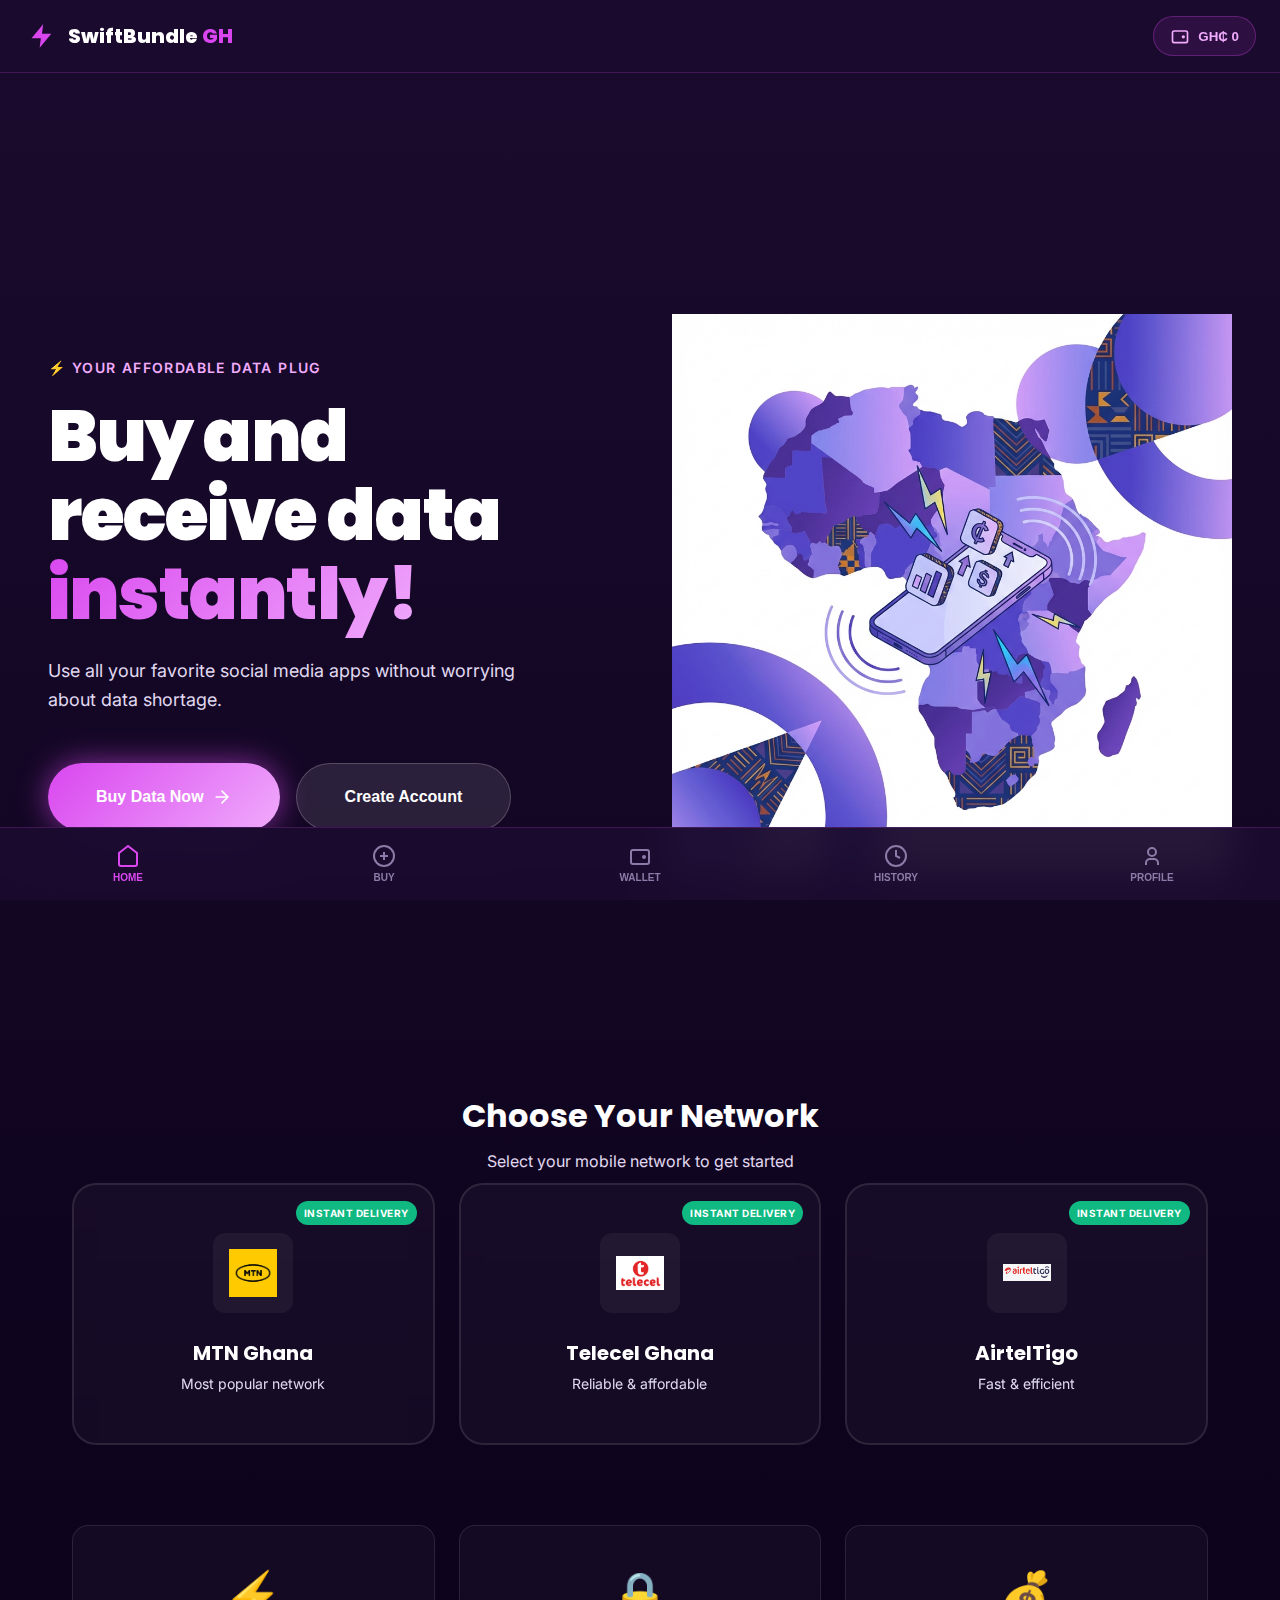
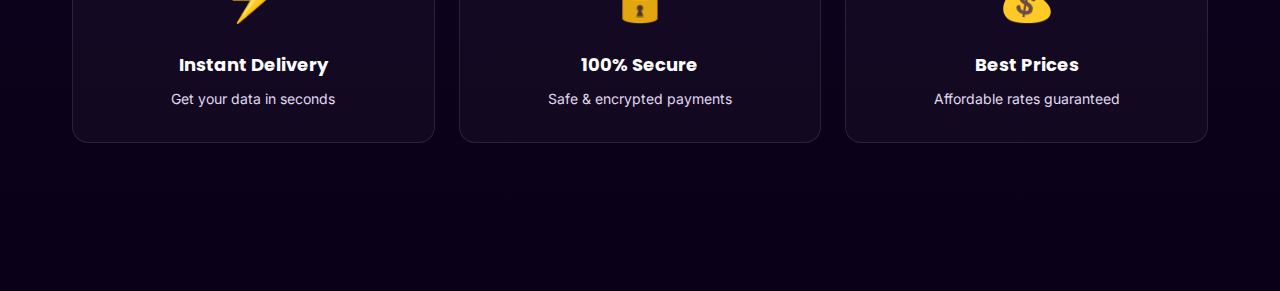
<file: index.html>
<!DOCTYPE html>
<html lang="en">

<head>
    <meta charset="UTF-8">
    <meta name="viewport" content="width=device-width, initial-scale=1.0, maximum-scale=1.0, user-scalable=no">
    <meta name="description"
        content="SwiftBundle GH - Fast data. No delays. Affordable data bundles for Ghana's top networks.">
    <meta name="theme-color" content="#D946EF">

    <title>SwiftBundle GH - Fast data. No delays.</title>

    <!-- Fonts -->
    <link rel="preconnect" href="https://fonts.googleapis.com">
    <link rel="preconnect" href="https://fonts.gstatic.com" crossorigin>
    <link
        href="https://fonts.googleapis.com/css2?family=Inter:wght@300;400;500;600;700;800;900&family=Poppins:wght@600;700;800;900&display=swap"
        rel="stylesheet">

    <!-- Styles -->
    <link rel="stylesheet" href="css/style.css">
</head>

<body>
    <!-- App Container -->
    <div class="app-container">

        <!-- Top Navigation -->
        <header class="top-nav">
            <div class="nav-content">
                <div class="brand">
                    <div class="brand-icon">
                        <svg width="28" height="28" viewBox="0 0 24 24" fill="none">
                            <path d="M13 2L3 14h8l-1 8 10-12h-8l1-8z" fill="url(#gradient1)" />
                            <defs>
                                <linearGradient id="gradient1" x1="3" y1="2" x2="13" y2="22">
                                    <stop offset="0%" stop-color="#D946EF" />
                                    <stop offset="100%" stop-color="#F0ABFC" />
                                </linearGradient>
                            </defs>
                        </svg>
                    </div>
                    <span class="brand-name">SwiftBundle <span class="brand-gh">GH</span></span>
                </div>
                <div class="nav-actions">
                    <button class="btn-wallet" id="walletBtn">
                        <svg width="20" height="20" viewBox="0 0 24 24" fill="none">
                            <rect x="3" y="6" width="18" height="14" rx="2" stroke="currentColor" stroke-width="2" />
                            <circle cx="16" cy="13" r="2" fill="currentColor" />
                        </svg>
                        <span class="wallet-amount">GH₵ 0</span>
                    </button>
                </div>
            </div>
        </header>

        <!-- Main Content -->
        <main class="main-content">

            <!-- Hero Section -->
            <section class="hero">
                <div class="hero-content">
                    <p class="hero-tagline">⚡ Your Affordable Data Plug</p>
                    <h1 class="hero-title">
                        Buy and receive data<br>
                        <span class="gradient-text">instantly!</span>
                    </h1>
                    <p class="hero-subtitle">Use all your favorite social media apps without worrying about data
                        shortage.</p>

                    <div class="hero-cta">
                        <button class="btn-primary" id="buyDataBtn">
                            <span>Buy Data Now</span>
                            <svg width="20" height="20" viewBox="0 0 24 24" fill="none">
                                <path d="M5 12h14m-7-7l7 7-7 7" stroke="currentColor" stroke-width="2"
                                    stroke-linecap="round" />
                            </svg>
                        </button>
                        <button class="btn-secondary" id="createAccountBtn">
                            Create Account
                        </button>
                    </div>
                </div>

                <div class="hero-visual">
                    <img src="assets/images/hero-image.png" alt="Happy customer using social media" class="hero-image">
                </div>
            </section>

            <!-- Network Selection -->
            <section class="networks-section">
                <div class="section-header">
                    <h2 class="section-title">Choose Your Network</h2>
                    <p class="section-subtitle">Select your mobile network to get started</p>
                </div>

                <div class="network-grid">
                    <div class="network-card mtn-card" data-network="mtn">
                        <div class="network-badge">Instant Delivery</div>
                        <div class="network-logo-container">
                            <img src="assets/images/mtn-logo.png" alt="MTN Ghana" class="network-logo">
                        </div>
                        <h3 class="network-name">MTN Ghana</h3>
                        <p class="network-desc">Most popular network</p>
                        <div class="network-glow mtn-glow"></div>
                    </div>

                    <div class="network-card telecel-card" data-network="telecel">
                        <div class="network-badge">Instant Delivery</div>
                        <div class="network-logo-container">
                            <img src="assets/images/telecel-logo.png" alt="Telecel Ghana" class="network-logo">
                        </div>
                        <h3 class="network-name">Telecel Ghana</h3>
                        <p class="network-desc">Reliable & affordable</p>
                        <div class="network-glow telecel-glow"></div>
                    </div>

                    <div class="network-card airtel-card" data-network="airteltigo">
                        <div class="network-badge">Instant Delivery</div>
                        <div class="network-logo-container">
                            <img src="assets/images/airteltigo-logo.png" alt="AirtelTigo" class="network-logo">
                        </div>
                        <h3 class="network-name">AirtelTigo</h3>
                        <p class="network-desc">Fast & efficient</p>
                        <div class="network-glow airtel-glow"></div>
                    </div>
                </div>
            </section>

            <!-- Features -->
            <section class="features-section">
                <div class="feature-card">
                    <div class="feature-icon">⚡</div>
                    <h3 class="feature-title">Instant Delivery</h3>
                    <p class="feature-desc">Get your data in seconds</p>
                </div>
                <div class="feature-card">
                    <div class="feature-icon">🔒</div>
                    <h3 class="feature-title">100% Secure</h3>
                    <p class="feature-desc">Safe & encrypted payments</p>
                </div>
                <div class="feature-card">
                    <div class="feature-icon">💰</div>
                    <h3 class="feature-title">Best Prices</h3>
                    <p class="feature-desc">Affordable rates guaranteed</p>
                </div>
            </section>

        </main>

        <!-- Bottom Navigation -->
        <nav class="bottom-nav">
            <button class="nav-item active" data-view="home">
                <svg class="nav-icon" width="24" height="24" viewBox="0 0 24 24" fill="none">
                    <path d="M3 9l9-7 9 7v11a2 2 0 01-2 2H5a2 2 0 01-2-2V9z" stroke="currentColor" stroke-width="2" />
                </svg>
                <span class="nav-label">Home</span>
            </button>
            <button class="nav-item" data-view="buy">
                <svg class="nav-icon" width="24" height="24" viewBox="0 0 24 24" fill="none">
                    <circle cx="12" cy="12" r="10" stroke="currentColor" stroke-width="2" />
                    <path d="M12 8v8m-4-4h8" stroke="currentColor" stroke-width="2" />
                </svg>
                <span class="nav-label">Buy</span>
            </button>
            <button class="nav-item" data-view="wallet">
                <svg class="nav-icon" width="24" height="24" viewBox="0 0 24 24" fill="none">
                    <rect x="3" y="6" width="18" height="14" rx="2" stroke="currentColor" stroke-width="2" />
                    <circle cx="16" cy="13" r="2" fill="currentColor" />
                </svg>
                <span class="nav-label">Wallet</span>
            </button>
            <button class="nav-item" data-view="history">
                <svg class="nav-icon" width="24" height="24" viewBox="0 0 24 24" fill="none">
                    <circle cx="12" cy="12" r="10" stroke="currentColor" stroke-width="2" />
                    <path d="M12 6v6l4 2" stroke="currentColor" stroke-width="2" />
                </svg>
                <span class="nav-label">History</span>
            </button>
            <button class="nav-item" data-view="profile">
                <svg class="nav-icon" width="24" height="24" viewBox="0 0 24 24" fill="none">
                    <circle cx="12" cy="8" r="4" stroke="currentColor" stroke-width="2" />
                    <path d="M6 21v-2a4 4 0 014-4h4a4 4 0 014 4v2" stroke="currentColor" stroke-width="2" />
                </svg>
                <span class="nav-label">Profile</span>
            </button>
        </nav>

        <!-- Floating Buy Button (Mobile) -->
        <button class="fab" id="fabBuyBtn">
            <svg width="24" height="24" viewBox="0 0 24 24" fill="none">
                <path d="M13 2L3 14h8l-1 8 10-12h-8l1-8z" fill="currentColor" />
            </svg>
            <span>Buy Data</span>
        </button>

    </div>

    <!-- Purchase Modal -->
    <div class="modal" id="purchaseModal">
        <div class="modal-overlay"></div>
        <div class="modal-content">
            <div class="modal-header">
                <h3 class="modal-title">Buy Data</h3>
                <button class="modal-close" id="closePurchaseModal">×</button>
            </div>
            <div class="modal-body" id="purchaseModalBody">
                <!-- Dynamic content will be inserted here -->
            </div>
        </div>
    </div>

    <!-- Success Modal -->
    <div class="modal" id="successModal">
        <div class="modal-overlay"></div>
        <div class="modal-content success-modal">
            <div class="success-animation">
                <svg class="checkmark" viewBox="0 0 52 52">
                    <circle class="checkmark-circle" cx="26" cy="26" r="25" fill="none" />
                    <path class="checkmark-check" fill="none" d="M14 27l7.5 7.5L38 18" />
                </svg>
            </div>
            <h3 class="success-title">Purchase Successful!</h3>
            <p class="success-message" id="successMessage"></p>
            <button class="btn-primary" id="closeSuccessModal">Done</button>
        </div>
    </div>

    <!-- Scripts -->
    <script src="js/main.js"></script>
</body>

</html>
</file>
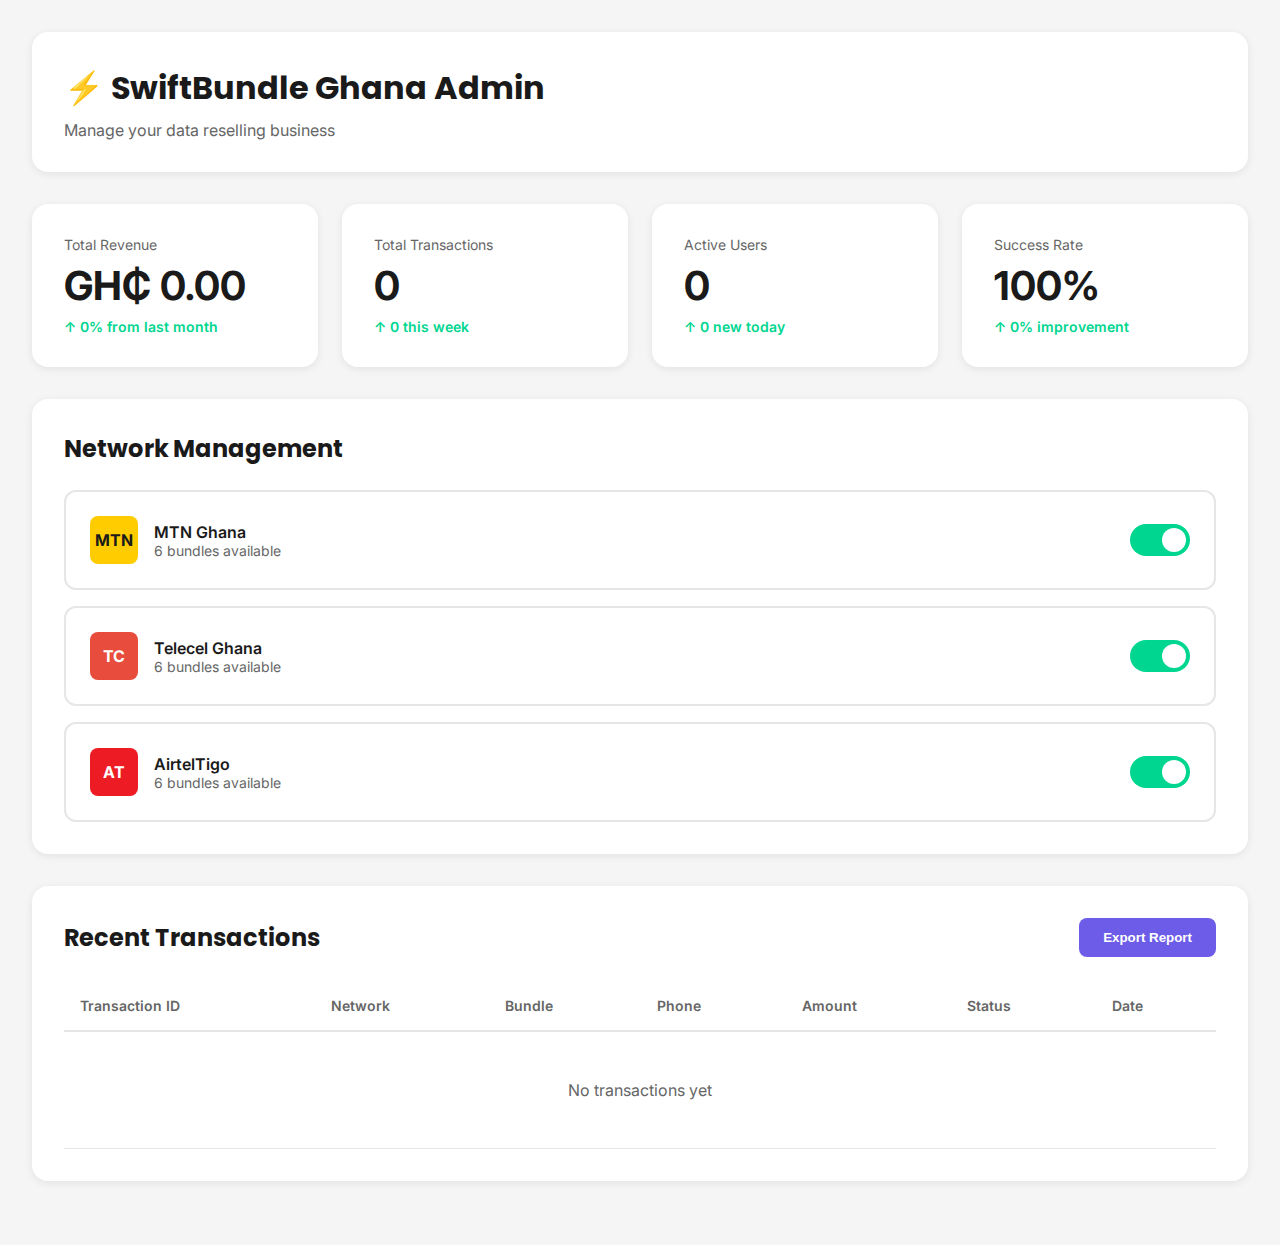
<file: admin.html>
<!DOCTYPE html>
<html lang="en">

<head>
    <meta charset="UTF-8">
    <meta name="viewport" content="width=device-width, initial-scale=1.0">
    <meta name="description" content="SwiftBundle Ghana Admin Panel - Manage your data reselling business">
    <title>Admin Panel - SwiftBundle Ghana</title>

    <!-- Fonts -->
    <link rel="preconnect" href="https://fonts.googleapis.com">
    <link rel="preconnect" href="https://fonts.gstatic.com" crossorigin>
    <link
        href="https://fonts.googleapis.com/css2?family=Inter:wght@300;400;500;600;700;800;900&family=Poppins:wght@600;700;800;900&display=swap"
        rel="stylesheet">

    <style>
        * {
            margin: 0;
            padding: 0;
            box-sizing: border-box;
        }

        :root {
            --primary: #6C5CE7;
            --primary-dark: #5B4BC4;
            --success: #00D68F;
            --warning: #FFAA00;
            --error: #FF3860;
            --gray-900: #1A1A1A;
            --gray-800: #2D2D2D;
            --gray-700: #404040;
            --gray-600: #666666;
            --gray-200: #E6E6E6;
            --gray-100: #F5F5F5;
            --white: #FFFFFF;
            --font-primary: 'Inter', sans-serif;
            --font-display: 'Poppins', sans-serif;
        }

        body {
            font-family: var(--font-primary);
            background: var(--gray-100);
            color: var(--gray-900);
        }

        .admin-container {
            max-width: 1400px;
            margin: 0 auto;
            padding: 2rem;
        }

        .admin-header {
            background: var(--white);
            padding: 2rem;
            border-radius: 16px;
            margin-bottom: 2rem;
            box-shadow: 0 2px 8px rgba(0, 0, 0, 0.08);
        }

        .admin-header h1 {
            font-family: var(--font-display);
            font-size: 2rem;
            color: var(--gray-900);
            margin-bottom: 0.5rem;
        }

        .admin-header p {
            color: var(--gray-600);
        }

        .stats-grid {
            display: grid;
            grid-template-columns: repeat(auto-fit, minmax(250px, 1fr));
            gap: 1.5rem;
            margin-bottom: 2rem;
        }

        .stat-card {
            background: var(--white);
            padding: 2rem;
            border-radius: 16px;
            box-shadow: 0 2px 8px rgba(0, 0, 0, 0.08);
        }

        .stat-label {
            font-size: 0.875rem;
            color: var(--gray-600);
            margin-bottom: 0.5rem;
        }

        .stat-value {
            font-size: 2.5rem;
            font-weight: 700;
            color: var(--gray-900);
            margin-bottom: 0.5rem;
        }

        .stat-change {
            font-size: 0.875rem;
            font-weight: 600;
        }

        .stat-change.positive {
            color: var(--success);
        }

        .stat-change.negative {
            color: var(--error);
        }

        .admin-section {
            background: var(--white);
            padding: 2rem;
            border-radius: 16px;
            margin-bottom: 2rem;
            box-shadow: 0 2px 8px rgba(0, 0, 0, 0.08);
        }

        .section-header {
            display: flex;
            justify-content: space-between;
            align-items: center;
            margin-bottom: 1.5rem;
        }

        .section-title {
            font-family: var(--font-display);
            font-size: 1.5rem;
            color: var(--gray-900);
        }

        .btn {
            background: var(--primary);
            color: var(--white);
            border: none;
            padding: 0.75rem 1.5rem;
            border-radius: 8px;
            font-weight: 600;
            cursor: pointer;
            transition: all 0.2s;
        }

        .btn:hover {
            background: var(--primary-dark);
        }

        .network-controls {
            display: grid;
            gap: 1rem;
        }

        .network-control {
            display: flex;
            justify-content: space-between;
            align-items: center;
            padding: 1.5rem;
            border: 2px solid var(--gray-200);
            border-radius: 12px;
        }

        .network-info {
            display: flex;
            align-items: center;
            gap: 1rem;
        }

        .network-logo {
            width: 48px;
            height: 48px;
            border-radius: 8px;
            background: var(--gray-100);
            display: flex;
            align-items: center;
            justify-content: center;
            font-weight: 700;
        }

        .network-name {
            font-weight: 600;
            color: var(--gray-900);
        }

        .toggle-switch {
            position: relative;
            width: 60px;
            height: 32px;
        }

        .toggle-switch input {
            opacity: 0;
            width: 0;
            height: 0;
        }

        .slider {
            position: absolute;
            cursor: pointer;
            top: 0;
            left: 0;
            right: 0;
            bottom: 0;
            background-color: var(--gray-200);
            transition: 0.3s;
            border-radius: 32px;
        }

        .slider:before {
            position: absolute;
            content: "";
            height: 24px;
            width: 24px;
            left: 4px;
            bottom: 4px;
            background-color: white;
            transition: 0.3s;
            border-radius: 50%;
        }

        input:checked+.slider {
            background-color: var(--success);
        }

        input:checked+.slider:before {
            transform: translateX(28px);
        }

        .transactions-table {
            width: 100%;
            border-collapse: collapse;
        }

        .transactions-table th {
            text-align: left;
            padding: 1rem;
            border-bottom: 2px solid var(--gray-200);
            font-weight: 600;
            color: var(--gray-600);
            font-size: 0.875rem;
        }

        .transactions-table td {
            padding: 1rem;
            border-bottom: 1px solid var(--gray-200);
        }

        .status-badge {
            display: inline-block;
            padding: 0.25rem 0.75rem;
            border-radius: 16px;
            font-size: 0.75rem;
            font-weight: 600;
        }

        .status-badge.success {
            background: #B8F5E3;
            color: #00D68F;
        }

        .status-badge.pending {
            background: #FFE8B3;
            color: #FFAA00;
        }

        .status-badge.failed {
            background: #FFD4DD;
            color: #FF3860;
        }

        @media (max-width: 768px) {
            .admin-container {
                padding: 1rem;
            }

            .stats-grid {
                grid-template-columns: 1fr;
            }

            .transactions-table {
                font-size: 0.875rem;
            }

            .transactions-table th,
            .transactions-table td {
                padding: 0.75rem 0.5rem;
            }
        }
    </style>
</head>

<body>
    <div class="admin-container">
        <div class="admin-header">
            <h1>⚡ SwiftBundle Ghana Admin</h1>
            <p>Manage your data reselling business</p>
        </div>

        <div class="stats-grid">
            <div class="stat-card">
                <div class="stat-label">Total Revenue</div>
                <div class="stat-value">GH₵ 0.00</div>
                <div class="stat-change positive">↑ 0% from last month</div>
            </div>

            <div class="stat-card">
                <div class="stat-label">Total Transactions</div>
                <div class="stat-value">0</div>
                <div class="stat-change positive">↑ 0 this week</div>
            </div>

            <div class="stat-card">
                <div class="stat-label">Active Users</div>
                <div class="stat-value">0</div>
                <div class="stat-change positive">↑ 0 new today</div>
            </div>

            <div class="stat-card">
                <div class="stat-label">Success Rate</div>
                <div class="stat-value">100%</div>
                <div class="stat-change positive">↑ 0% improvement</div>
            </div>
        </div>

        <div class="admin-section">
            <div class="section-header">
                <h2 class="section-title">Network Management</h2>
            </div>

            <div class="network-controls">
                <div class="network-control">
                    <div class="network-info">
                        <div class="network-logo" style="background: #FFCC00; color: #1A1A1A;">MTN</div>
                        <div>
                            <div class="network-name">MTN Ghana</div>
                            <div style="font-size: 0.875rem; color: var(--gray-600);">6 bundles available</div>
                        </div>
                    </div>
                    <label class="toggle-switch">
                        <input type="checkbox" checked>
                        <span class="slider"></span>
                    </label>
                </div>

                <div class="network-control">
                    <div class="network-info">
                        <div class="network-logo" style="background: #E74C3C; color: white;">TC</div>
                        <div>
                            <div class="network-name">Telecel Ghana</div>
                            <div style="font-size: 0.875rem; color: var(--gray-600);">6 bundles available</div>
                        </div>
                    </div>
                    <label class="toggle-switch">
                        <input type="checkbox" checked>
                        <span class="slider"></span>
                    </label>
                </div>

                <div class="network-control">
                    <div class="network-info">
                        <div class="network-logo" style="background: #ED1C24; color: white;">AT</div>
                        <div>
                            <div class="network-name">AirtelTigo</div>
                            <div style="font-size: 0.875rem; color: var(--gray-600);">6 bundles available</div>
                        </div>
                    </div>
                    <label class="toggle-switch">
                        <input type="checkbox" checked>
                        <span class="slider"></span>
                    </label>
                </div>
            </div>
        </div>

        <div class="admin-section">
            <div class="section-header">
                <h2 class="section-title">Recent Transactions</h2>
                <button class="btn">Export Report</button>
            </div>

            <table class="transactions-table">
                <thead>
                    <tr>
                        <th>Transaction ID</th>
                        <th>Network</th>
                        <th>Bundle</th>
                        <th>Phone</th>
                        <th>Amount</th>
                        <th>Status</th>
                        <th>Date</th>
                    </tr>
                </thead>
                <tbody id="transactionsTableBody">
                    <tr>
                        <td colspan="7" style="text-align: center; padding: 3rem; color: var(--gray-600);">
                            No transactions yet
                        </td>
                    </tr>
                </tbody>
            </table>
        </div>
    </div>

    <script>
        // Load transactions from localStorage
        function loadTransactions() {
            const transactions = JSON.parse(localStorage.getItem('swiftbundle_transactions') || '[]');
            const tbody = document.getElementById('transactionsTableBody');

            if (transactions.length === 0) {
                tbody.innerHTML = `
                    <tr>
                        <td colspan="7" style="text-align: center; padding: 3rem; color: var(--gray-600);">
                            No transactions yet
                        </td>
                    </tr>
                `;
                return;
            }

            tbody.innerHTML = transactions.map(tx => `
                <tr>
                    <td style="font-family: monospace; font-size: 0.875rem;">${tx.id}</td>
                    <td>${tx.network}</td>
                    <td>${tx.title}</td>
                    <td>-</td>
                    <td style="font-weight: 600;">GH₵ ${tx.amount.toFixed(2)}</td>
                    <td><span class="status-badge success">${tx.status}</span></td>
                    <td style="font-size: 0.875rem; color: var(--gray-600);">${tx.date}</td>
                </tr>
            `).join('');

            // Update stats
            updateStats(transactions);
        }

        function updateStats(transactions) {
            const totalRevenue = transactions.reduce((sum, tx) => sum + tx.amount, 0);
            const totalTransactions = transactions.length;

            document.querySelector('.stat-card:nth-child(1) .stat-value').textContent = `GH₵ ${totalRevenue.toFixed(2)}`;
            document.querySelector('.stat-card:nth-child(2) .stat-value').textContent = totalTransactions;
        }

        // Load on page load
        loadTransactions();

        // Refresh every 5 seconds
        setInterval(loadTransactions, 5000);

        // Network toggle handlers
        document.querySelectorAll('.toggle-switch input').forEach(toggle => {
            toggle.addEventListener('change', (e) => {
                const networkControl = e.target.closest('.network-control');
                const networkName = networkControl.querySelector('.network-name').textContent;

                if (e.target.checked) {
                    alert(`${networkName} enabled`);
                } else {
                    alert(`${networkName} disabled`);
                }
            });
        });
    </script>
</body>

</html>
</file>
<file: css/style.css>
/* ========================================
   SwiftBundle GH - Vibrant Purple Theme
   Mobile-First Fintech Experience
   ======================================== */

/* ========== Reset & Base ========== */
* {
    margin: 0;
    padding: 0;
    box-sizing: border-box;
    -webkit-tap-highlight-color: transparent;
}

:root {
    /* Vibrant Purple/Magenta Theme */
    --primary: #D946EF;
    --primary-dark: #A21CAF;
    --primary-light: #F0ABFC;
    --primary-glow: rgba(217, 70, 239, 0.6);

    /* Purple Shades */
    --purple-900: #1A0B2E;
    --purple-800: #2D1B4E;
    --purple-700: #4C2A85;
    --purple-600: #7C3AED;
    --purple-500: #A855F7;

    /* Network Colors */
    --mtn-yellow: #FFCC00;
    --telecel-red: #E74C3C;
    --airtel-red: #ED1C24;

    /* Neutrals */
    --black: #0A0118;
    --gray-900: #1A0B2E;
    --gray-800: #2D1B4E;
    --gray-700: #3D2A5E;
    --gray-600: #8B7BA8;
    --gray-300: #E0D9F0;
    --gray-100: #FAF8FF;
    --white: #FFFFFF;

    /* Semantic */
    --success: #10B981;
    --warning: #F59E0B;
    --error: #EF4444;

    /* Gradients */
    --gradient-primary: linear-gradient(135deg, #D946EF 0%, #F0ABFC 100%);
    --gradient-dark: linear-gradient(180deg, #1A0B2E 0%, #0A0118 100%);
    --gradient-purple: linear-gradient(135deg, #7C3AED 0%, #D946EF 100%);

    /* Shadows & Glows */
    --shadow-sm: 0 2px 8px rgba(0, 0, 0, 0.1);
    --shadow-md: 0 4px 16px rgba(0, 0, 0, 0.15);
    --shadow-lg: 0 8px 32px rgba(0, 0, 0, 0.2);
    --glow-primary: 0 0 30px var(--primary-glow);
    --glow-strong: 0 0 50px var(--primary-glow);

    /* Typography */
    --font-primary: 'Inter', -apple-system, sans-serif;
    --font-display: 'Poppins', var(--font-primary);

    /* Spacing */
    --space-xs: 0.25rem;
    --space-sm: 0.5rem;
    --space-md: 1rem;
    --space-lg: 1.5rem;
    --space-xl: 2rem;
    --space-2xl: 3rem;
    --space-3xl: 4rem;

    /* Border Radius */
    --radius-sm: 8px;
    --radius-md: 12px;
    --radius-lg: 16px;
    --radius-xl: 24px;
    --radius-full: 9999px;

    /* Transitions */
    --transition-fast: 150ms cubic-bezier(0.4, 0, 0.2, 1);
    --transition-base: 250ms cubic-bezier(0.4, 0, 0.2, 1);
    --transition-slow: 350ms cubic-bezier(0.4, 0, 0.2, 1);
}

html {
    font-size: 16px;
    -webkit-font-smoothing: antialiased;
    -moz-osx-font-smoothing: grayscale;
}

body {
    font-family: var(--font-primary);
    background: var(--gradient-dark);
    color: var(--white);
    line-height: 1.6;
    overflow-x: hidden;
    min-height: 100vh;
}

/* ========== App Container ========== */
.app-container {
    max-width: 100%;
    margin: 0 auto;
    min-height: 100vh;
    position: relative;
    background: var(--gradient-dark);
}

@media (min-width: 769px) {
    .app-container {
        max-width: 1400px;
    }
}

/* ========== Top Navigation ========== */
.top-nav {
    position: fixed;
    top: 0;
    left: 0;
    right: 0;
    z-index: 100;
    background: rgba(26, 11, 46, 0.95);
    backdrop-filter: blur(20px);
    border-bottom: 1px solid rgba(217, 70, 239, 0.2);
}

.nav-content {
    max-width: 1400px;
    margin: 0 auto;
    display: flex;
    align-items: center;
    justify-content: space-between;
    padding: var(--space-md) var(--space-lg);
}

.brand {
    display: flex;
    align-items: center;
    gap: var(--space-sm);
}

.brand-icon {
    width: 36px;
    height: 36px;
    display: flex;
    align-items: center;
    justify-content: center;
    animation: pulse 2s ease-in-out infinite;
}

.brand-name {
    font-family: var(--font-display);
    font-size: 1.25rem;
    font-weight: 800;
    color: var(--white);
}

.brand-gh {
    color: var(--primary);
}

.btn-wallet {
    display: flex;
    align-items: center;
    gap: var(--space-sm);
    background: rgba(217, 70, 239, 0.1);
    border: 1px solid rgba(217, 70, 239, 0.3);
    padding: var(--space-sm) var(--space-md);
    border-radius: var(--radius-full);
    color: var(--primary-light);
    font-weight: 600;
    cursor: pointer;
    transition: all var(--transition-base);
    min-height: 40px;
    -webkit-user-select: none;
    user-select: none;
}

.btn-wallet:hover {
    background: rgba(217, 70, 239, 0.2);
    box-shadow: var(--glow-primary);
}

.btn-wallet:active {
    transform: scale(0.95);
    background: rgba(217, 70, 239, 0.25);
}

@media (max-width: 480px) {
    .btn-wallet {
        padding: var(--space-xs) var(--space-sm);
        min-height: 36px;
    }

    .wallet-amount {
        font-size: 0.875rem;
    }
}

/* ========== Main Content ========== */
.main-content {
    padding-top: 80px;
    padding-bottom: 100px;
    min-height: 100vh;
}

@media (min-width: 769px) {
    .main-content {
        padding-left: var(--space-2xl);
        padding-right: var(--space-2xl);
    }
}

/* ========== Hero Section ========== */
.hero {
    padding: var(--space-3xl) var(--space-lg) 6rem;
    position: relative;
    overflow: visible;
}

@media (min-width: 769px) {
    .hero {
        display: grid;
        grid-template-columns: 1fr 1fr;
        gap: var(--space-3xl);
        align-items: center;
        padding: var(--space-3xl) 0;
    }
}

.hero-tagline {
    font-size: 0.875rem;
    font-weight: 600;
    color: var(--primary-light);
    margin-bottom: var(--space-md);
    text-transform: uppercase;
    letter-spacing: 0.1em;
}

.hero-title {
    font-family: var(--font-display);
    font-size: 3rem;
    font-weight: 900;
    line-height: 1.1;
    color: var(--white);
    margin-bottom: var(--space-lg);
    letter-spacing: -0.02em;
}

@media (min-width: 769px) {
    .hero-title {
        font-size: 4.5rem;
    }
}

.gradient-text {
    background: var(--gradient-primary);
    -webkit-background-clip: text;
    -webkit-text-fill-color: transparent;
    background-clip: text;
}

.hero-subtitle {
    font-size: 1.125rem;
    color: var(--gray-300);
    margin-bottom: var(--space-2xl);
    max-width: 500px;
}

.hero-cta {
    display: flex;
    flex-direction: column;
    gap: var(--space-md);
}

@media (min-width: 480px) {
    .hero-cta {
        flex-direction: row;
    }
}

.btn-primary {
    display: flex;
    align-items: center;
    justify-content: center;
    gap: var(--space-sm);
    background: var(--gradient-primary);
    color: var(--white);
    border: none;
    padding: var(--space-lg) var(--space-2xl);
    border-radius: var(--radius-full);
    font-size: 1rem;
    font-weight: 700;
    cursor: pointer;
    transition: all var(--transition-base);
    box-shadow: var(--glow-primary);
    min-height: 48px;
    -webkit-user-select: none;
    user-select: none;
}

.btn-primary:hover {
    transform: translateY(-2px);
    box-shadow: var(--glow-strong);
}

.btn-primary:active {
    transform: translateY(0) scale(0.98);
}

@media (max-width: 768px) {
    .btn-primary {
        width: 100%;
        min-height: 52px;
        font-size: 1.0625rem;
    }
}

.btn-secondary {
    background: rgba(255, 255, 255, 0.1);
    color: var(--white);
    border: 1px solid rgba(255, 255, 255, 0.2);
    padding: var(--space-lg) var(--space-2xl);
    border-radius: var(--radius-full);
    font-size: 1rem;
    font-weight: 600;
    cursor: pointer;
    transition: all var(--transition-base);
    min-height: 48px;
    -webkit-user-select: none;
    user-select: none;
}

.btn-secondary:hover {
    background: rgba(255, 255, 255, 0.15);
    border-color: var(--primary);
}

.btn-secondary:active {
    transform: scale(0.98);
    background: rgba(255, 255, 255, 0.2);
}

@media (max-width: 768px) {
    .btn-secondary {
        width: 100%;
        min-height: 52px;
        font-size: 1.0625rem;
    }
}

/* ========== Hero Visual ========== */
.hero-visual {
    position: relative;
    height: 300px;
    display: flex;
    align-items: center;
    justify-content: center;
}

@media (min-width: 769px) {
    .hero-visual {
        display: flex;
        height: 900px;
        position: relative;
        z-index: 1;
    }
}

.hero-image {
    max-width: 100%;
    max-height: 100%;
    object-fit: contain;
    animation: fadeInUp 0.8s ease-out;
}

/* ========== Mobile Design - Vertical Stack ========== */

@media (max-width: 768px) {
    .hero {
        padding: 2rem 1.25rem;
        display: flex;
        flex-direction: column;
        gap: 1.5rem;
    }

    .hero-content {
        text-align: center;
    }

    .hero-tagline {
        font-size: 0.75rem;
        margin-bottom: 0.5rem;
    }

    .hero-title {
        font-size: 2rem;
        line-height: 1.2;
        margin-bottom: 0.75rem;
    }

    .hero-subtitle {
        font-size: 0.9375rem;
        margin-bottom: 1.25rem;
        line-height: 1.5;
    }

    .hero-cta {
        flex-direction: column;
        gap: 0.75rem;
    }

    .btn-primary,
    .btn-secondary {
        width: 100%;
        padding: 0.875rem 1.5rem;
        font-size: 0.9375rem;
        min-height: 48px;
    }

    .hero-visual {
        height: 350px;
        display: flex;
        align-items: center;
        justify-content: center;
    }

    .hero-image {
        max-width: 100%;
        max-height: 100%;
    }
}

/* Small phones */
@media (max-width: 480px) {
    .hero {
        padding: 1.5rem 1rem;
        gap: 1.25rem;
    }

    .hero-title {
        font-size: 1.75rem;
    }

    .hero-subtitle {
        font-size: 0.875rem;
    }

    .btn-primary,
    .btn-secondary {
        font-size: 0.875rem;
        padding: 0.8125rem 1.25rem;
    }

    .hero-visual {
        height: 300px;
    }

    .hero-image {
        max-width: 95%;
    }
}

/* ========== Networks Section ========== */
.networks-section {
    padding: var(--space-xl) var(--space-lg);
    position: relative;
    z-index: 2;
    margin-top: -50px;
}

.section-header {
    text-align: center;
    margin-bottom: var(--space-sm);
}

.section-title {
    font-family: var(--font-display);
    font-size: 1.5rem;
    font-weight: 700;
    color: var(--white);
    margin-bottom: var(--space-sm);
}

@media (min-width: 769px) {
    .section-title {
        font-size: 2rem;
    }
}

.section-subtitle {
    font-size: 1rem;
    color: var(--gray-300);
}

.network-grid {
    display: grid;
    grid-template-columns: 1fr;
    gap: var(--space-lg);
    max-width: 1200px;
    margin: 0 auto;
}

@media (min-width: 640px) {
    .network-grid {
        grid-template-columns: repeat(2, 1fr);
    }
}

@media (min-width: 1024px) {
    .network-grid {
        grid-template-columns: repeat(3, 1fr);
    }
}

.network-card {
    position: relative;
    background: rgba(255, 255, 255, 0.03);
    backdrop-filter: blur(10px);
    border: 2px solid rgba(255, 255, 255, 0.1);
    border-radius: var(--radius-xl);
    padding: var(--space-2xl);
    text-align: center;
    cursor: pointer;
    transition: all var(--transition-base);
    overflow: hidden;
    min-height: 200px;
    -webkit-user-select: none;
    user-select: none;
}

.network-card:hover {
    transform: translateY(-8px);
    border-color: var(--primary);
    box-shadow: var(--glow-primary);
}

.network-card:active {
    transform: translateY(-4px) scale(0.98);
}

@media (max-width: 768px) {
    .network-card {
        padding: var(--space-xl);
        min-height: 180px;
    }

    .network-card:hover {
        transform: translateY(-4px);
    }

    .network-card:active {
        transform: translateY(-2px) scale(0.98);
    }
}

.network-badge {
    position: absolute;
    top: var(--space-md);
    right: var(--space-md);
    background: var(--success);
    color: var(--white);
    font-size: 0.625rem;
    font-weight: 700;
    padding: var(--space-xs) var(--space-sm);
    border-radius: var(--radius-full);
    text-transform: uppercase;
    letter-spacing: 0.05em;
}

.network-logo-container {
    width: 80px;
    height: 80px;
    margin: 0 auto var(--space-lg);
    border-radius: var(--radius-md);
    background: rgba(255, 255, 255, 0.05);
    display: flex;
    align-items: center;
    justify-content: center;
    padding: var(--space-md);
}

.network-logo {
    max-width: 100%;
    max-height: 100%;
    object-fit: contain;
}

.network-name {
    font-family: var(--font-display);
    font-size: 1.25rem;
    font-weight: 700;
    color: var(--white);
    margin-bottom: var(--space-xs);
}

.network-desc {
    font-size: 0.875rem;
    color: var(--gray-300);
}

.network-glow {
    position: absolute;
    bottom: 0;
    left: 0;
    right: 0;
    height: 4px;
    opacity: 0;
    transition: opacity var(--transition-base);
}

.network-card:hover .network-glow {
    opacity: 1;
}

.mtn-glow {
    background: linear-gradient(90deg, transparent, var(--mtn-yellow), transparent);
}

.telecel-glow {
    background: linear-gradient(90deg, transparent, var(--telecel-red), transparent);
}

.airtel-glow {
    background: linear-gradient(90deg, transparent, var(--airtel-red), transparent);
}

/* ========== Features Section ========== */
.features-section {
    display: grid;
    grid-template-columns: 1fr;
    gap: var(--space-lg);
    padding: var(--space-2xl) var(--space-lg);
    max-width: 1200px;
    margin: 0 auto;
}

@media (min-width: 640px) {
    .features-section {
        grid-template-columns: repeat(3, 1fr);
    }
}

.feature-card {
    background: rgba(255, 255, 255, 0.03);
    border: 1px solid rgba(255, 255, 255, 0.1);
    border-radius: var(--radius-lg);
    padding: var(--space-xl);
    text-align: center;
    transition: all var(--transition-base);
    cursor: pointer;
    -webkit-user-select: none;
    user-select: none;
}

.feature-card:hover {
    background: rgba(255, 255, 255, 0.05);
    border-color: var(--primary);
    transform: translateY(-4px);
}

.feature-card:active {
    transform: translateY(-2px) scale(0.98);
}

.feature-icon {
    font-size: 3rem;
    margin-bottom: var(--space-md);
}

.feature-title {
    font-family: var(--font-display);
    font-size: 1.125rem;
    font-weight: 700;
    color: var(--white);
    margin-bottom: var(--space-sm);
}

.feature-desc {
    font-size: 0.875rem;
    color: var(--gray-300);
}

/* ========== Bottom Navigation ========== */
.bottom-nav {
    position: fixed;
    bottom: 0;
    left: 0;
    right: 0;
    z-index: 100;
    background: rgba(26, 11, 46, 0.95);
    backdrop-filter: blur(20px);
    border-top: 1px solid rgba(217, 70, 239, 0.2);
    display: flex;
    justify-content: space-around;
    padding: var(--space-sm) 0;
}

.nav-item {
    display: flex;
    flex-direction: column;
    align-items: center;
    gap: var(--space-xs);
    background: none;
    border: none;
    color: var(--gray-600);
    padding: var(--space-sm);
    cursor: pointer;
    transition: all var(--transition-base);
    flex: 1;
    max-width: 80px;
    min-height: 56px;
    -webkit-user-select: none;
    user-select: none;
}

.nav-item.active {
    color: var(--primary);
}

.nav-item:hover {
    color: var(--primary-light);
}

.nav-item:active {
    transform: scale(0.9);
}

.nav-icon {
    width: 24px;
    height: 24px;
}

.nav-label {
    font-size: 0.625rem;
    font-weight: 600;
    text-transform: uppercase;
}

/* ========== FAB ========== */
.fab {
    position: fixed;
    bottom: calc(72px + var(--space-lg));
    right: var(--space-lg);
    background: var(--gradient-primary);
    color: var(--white);
    border: none;
    border-radius: var(--radius-full);
    padding: var(--space-md) var(--space-xl);
    display: flex;
    align-items: center;
    gap: var(--space-sm);
    font-weight: 700;
    cursor: pointer;
    box-shadow: var(--glow-primary);
    z-index: 90;
    transition: all var(--transition-base);
    animation: pulse 2s ease-in-out infinite;
    min-height: 56px;
    -webkit-user-select: none;
    user-select: none;
}

.fab:hover {
    transform: scale(1.05);
    box-shadow: var(--glow-strong);
    animation: none;
}

.fab:active {
    transform: scale(0.95);
}

@media (max-width: 480px) {
    .fab {
        padding: var(--space-sm) var(--space-lg);
        min-height: 52px;
        font-size: 0.9375rem;
    }
}

@media (min-width: 769px) {
    .fab {
        display: none;
    }
}

/* ========== Modals ========== */
.modal {
    position: fixed;
    top: 0;
    left: 0;
    width: 100%;
    height: 100%;
    z-index: 1000;
    display: none;
    align-items: center;
    justify-content: center;
}

.modal.active {
    display: flex;
}

.modal-overlay {
    position: absolute;
    top: 0;
    left: 0;
    width: 100%;
    height: 100%;
    background: rgba(10, 1, 24, 0.9);
    backdrop-filter: blur(10px);
}

.modal-content {
    position: relative;
    background: var(--purple-800);
    border: 1px solid rgba(217, 70, 239, 0.3);
    border-radius: var(--radius-xl);
    max-width: 500px;
    width: 90%;
    max-height: 90vh;
    overflow-y: auto;
    z-index: 1001;
    box-shadow: var(--glow-primary);
}

.modal-header {
    display: flex;
    align-items: center;
    justify-content: space-between;
    padding: var(--space-xl) var(--space-lg);
    border-bottom: 1px solid rgba(255, 255, 255, 0.1);
}

.modal-title {
    font-family: var(--font-display);
    font-size: 1.5rem;
    font-weight: 700;
    color: var(--white);
}

.modal-close {
    width: 32px;
    height: 32px;
    border-radius: var(--radius-full);
    border: none;
    background: rgba(255, 255, 255, 0.1);
    color: var(--white);
    font-size: 1.5rem;
    cursor: pointer;
    transition: all var(--transition-base);
    min-width: 32px;
    min-height: 32px;
    -webkit-user-select: none;
    user-select: none;
}

.modal-close:hover {
    background: rgba(255, 255, 255, 0.2);
}

.modal-close:active {
    transform: scale(0.9);
    background: rgba(255, 255, 255, 0.25);
}

@media (max-width: 480px) {
    .modal-close {
        width: 36px;
        height: 36px;
        min-width: 36px;
        min-height: 36px;
    }
}

.modal-body {
    padding: var(--space-xl) var(--space-lg);
}

/* ========== Success Modal ========== */
.success-modal {
    text-align: center;
    padding: var(--space-3xl) var(--space-lg);
}

.success-animation {
    width: 120px;
    height: 120px;
    margin: 0 auto var(--space-xl);
}

.checkmark {
    width: 100%;
    height: 100%;
}

.checkmark-circle {
    stroke: var(--success);
    stroke-width: 3;
    stroke-dasharray: 166;
    stroke-dashoffset: 166;
    animation: stroke 0.6s cubic-bezier(0.65, 0, 0.45, 1) forwards;
}

.checkmark-check {
    stroke: var(--success);
    stroke-width: 3;
    stroke-dasharray: 48;
    stroke-dashoffset: 48;
    animation: stroke 0.3s cubic-bezier(0.65, 0, 0.45, 1) 0.3s forwards;
}

.success-title {
    font-family: var(--font-display);
    font-size: 1.5rem;
    font-weight: 700;
    color: var(--white);
    margin-bottom: var(--space-md);
}

.success-message {
    color: var(--gray-300);
    margin-bottom: var(--space-2xl);
}

/* ========== Animations ========== */
@keyframes pulse {

    0%,
    100% {
        transform: scale(1);
    }

    50% {
        transform: scale(1.05);
    }
}

@keyframes float {

    0%,
    100% {
        transform: translateY(0);
    }

    50% {
        transform: translateY(-20px);
    }
}

@keyframes stroke {
    to {
        stroke-dashoffset: 0;
    }
}

@keyframes fadeInUp {
    from {
        opacity: 0;
        transform: translateY(30px);
    }

    to {
        opacity: 1;
        transform: translateY(0);
    }
}

/* ========== Utilities ========== */
.text-center {
    text-align: center;
}

.mt-lg {
    margin-top: var(--space-lg);
}

.mb-lg {
    margin-bottom: var(--space-lg);
}
</file>
